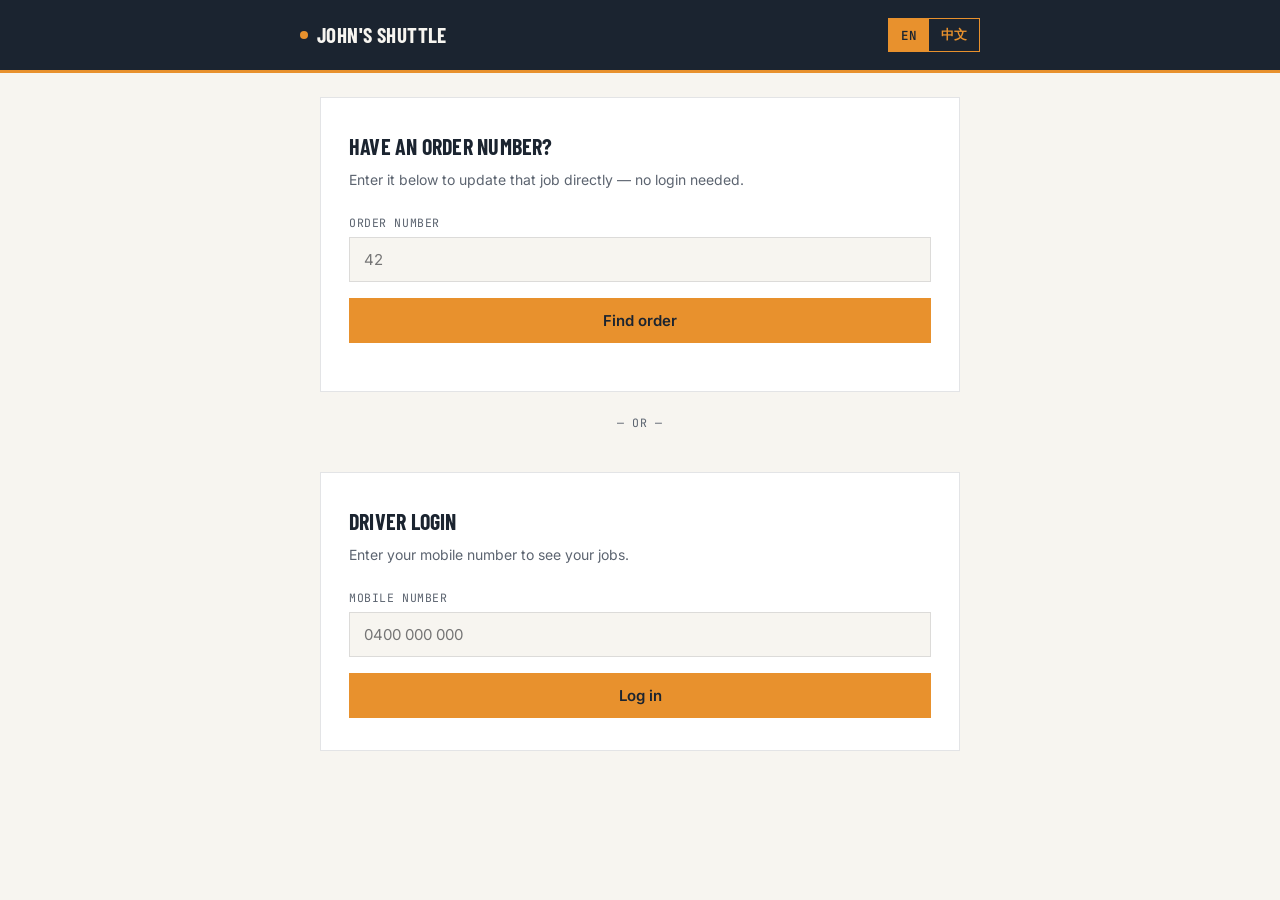
<file: driver.html>
<!DOCTYPE html>
<html lang="en">
<head>
<meta charset="UTF-8">
<meta name="viewport" content="width=device-width, initial-scale=1.0">
<title>John's Shuttle — Driver</title>

<link rel="manifest" href="manifest.json">
<meta name="theme-color" content="#1B2430">
<meta name="mobile-web-app-capable" content="yes">
<meta name="apple-mobile-web-app-capable" content="yes">
<meta name="apple-mobile-web-app-status-bar-style" content="black-translucent">
<meta name="apple-mobile-web-app-title" content="John's Shuttle">
<link rel="apple-touch-icon" href="icons/icon-180.png">
<link rel="icon" type="image/png" sizes="32x32" href="icons/favicon-32.png">

<link rel="preconnect" href="https://fonts.googleapis.com">
<link rel="preconnect" href="https://fonts.gstatic.com" crossorigin>
<link href="https://fonts.googleapis.com/css2?family=Barlow+Condensed:wght@500;600;700&family=Inter:wght@400;500;600;700&family=Noto+Sans+SC:wght@400;500;600;700&family=JetBrains+Mono:wght@400;500;600&display=swap" rel="stylesheet">

<style>
  :root{
    --asphalt:#1B2430;
    --asphalt-deep:#11161D;
    --amber:#E8912D;
    --amber-bright:#F5A845;
    --off-white:#F7F5F0;
    --slate:#5C6470;
    --line:rgba(27,36,48,0.12);
    --line-on-dark:rgba(247,245,240,0.12);
    --green:#2F7A4D;
    --red:#c0392b;
    --card-bg:#FFFFFF;
  }
  *{margin:0;padding:0;box-sizing:border-box;}
  html{scroll-behavior:smooth;}
  body{
    background:var(--off-white);
    color:var(--asphalt);
    font-family:'Inter',sans-serif;
    font-size:16px;
    line-height:1.5;
  }
  h1,h2,h3,.display{
    font-family:'Barlow Condensed',sans-serif;
    font-weight:700;
    letter-spacing:0.01em;
    color:var(--asphalt);
    text-transform:uppercase;
  }
  .mono{font-family:'JetBrains Mono',monospace;letter-spacing:0.02em;}

  html[data-lang="zh"] h1,
  html[data-lang="zh"] h2,
  html[data-lang="zh"] h3,
  html[data-lang="zh"] .display{
    font-family:'Noto Sans SC',sans-serif;
    text-transform:none;
    letter-spacing:0;
  }
  html[data-lang="zh"] body{font-family:'Noto Sans SC',sans-serif;}
  html[data-lang="zh"] label,
  html[data-lang="zh"] .eyebrow{text-transform:none;letter-spacing:0.02em;}

  a{color:inherit;text-decoration:none;}
  :focus-visible{outline:2px solid var(--amber);outline-offset:3px;}

  @media (prefers-reduced-motion: reduce){
    *{animation-duration:0.01ms !important; transition-duration:0.01ms !important; scroll-behavior:auto !important;}
  }

  .wrap{max-width:680px;margin:0 auto;padding:0 20px;}

  /* ---------- TOPBAR ---------- */
  .topbar{
    background:var(--asphalt);
    border-bottom:3px solid var(--amber);
    padding:18px 20px;
  }
  .topbar-inner{
    max-width:680px;margin:0 auto;
    display:flex;align-items:center;justify-content:space-between;flex-wrap:wrap;gap:10px;
  }
  .brand{
    display:flex;align-items:center;gap:9px;
    font-family:'Barlow Condensed',sans-serif;font-weight:700;font-size:21px;
    color:var(--off-white);text-transform:uppercase;letter-spacing:0.02em;
  }
  html[data-lang="zh"] .brand{font-family:'Noto Sans SC',sans-serif;text-transform:none;}
  .brand .dot{width:8px;height:8px;border-radius:50%;background:var(--amber);}
  .topbar-right{display:flex;align-items:center;gap:10px;}
  .lang-toggle{display:flex;border:1px solid var(--amber);}
  .lang-toggle button{
    background:transparent;border:none;color:var(--amber);
    font-family:'JetBrains Mono',monospace;font-size:12.5px;font-weight:600;
    padding:7px 12px;cursor:pointer;transition:all 0.2s ease;
  }
  .lang-toggle button.active{background:var(--amber);color:var(--asphalt);}
  .logout-btn{
    background:transparent;border:1px solid var(--line-on-dark);color:#9aa1ad;
    padding:7px 13px;font-size:12.5px;cursor:pointer;font-family:'Inter',sans-serif;
  }
  .logout-btn:hover{border-color:var(--amber);color:var(--amber);}

  main{padding:28px 0 60px;}

  /* ---------- LOGIN ---------- */
  .login-card{
    background:var(--card-bg);border:1px solid var(--line);
    padding:32px 28px;margin-top:40px;
  }
  .login-card h2{font-size:22px;margin-bottom:6px;}
  .login-card p.sub{
    font-family:'Inter',sans-serif;text-transform:none;font-weight:400;
    color:var(--slate);font-size:14px;margin-bottom:24px;
  }
  .field{margin-bottom:16px;}
  .field label{
    display:block;font-family:'JetBrains Mono',monospace;font-size:11.5px;
    text-transform:uppercase;letter-spacing:0.05em;color:var(--slate);margin-bottom:6px;
  }
  html[data-lang="zh"] .field label{text-transform:none;font-family:'Inter',sans-serif;}
  .field input{
    width:100%;padding:12px 14px;border:1px solid var(--line);
    font-family:'Inter',sans-serif;font-size:15px;background:var(--off-white);color:var(--asphalt);
  }
  .field input:focus{outline:2px solid var(--amber);outline-offset:1px;border-color:var(--amber);}
  .btn{
    display:inline-flex;align-items:center;justify-content:center;gap:8px;
    padding:13px 22px;border:none;font-family:'Inter',sans-serif;font-size:15px;font-weight:600;
    cursor:pointer;transition:opacity 0.15s ease;
  }
  .btn:active{opacity:0.8;}
  .btn-amber{background:var(--amber);color:var(--asphalt);}
  .btn-amber:hover{background:var(--amber-bright);}
  .btn-full{width:100%;}
  .btn-outline{background:transparent;border:1px solid var(--line);color:var(--asphalt);}
  .btn-outline:hover{background:#f5f2ea;}
  .btn[disabled]{opacity:0.5;cursor:not-allowed;}

  .form-status{
    margin-top:14px;padding:10px 12px;font-size:13.5px;display:none;
  }
  .form-status.error{background:rgba(192,57,43,0.1);color:var(--red);display:block;}
  .form-status.success{background:rgba(47,122,77,0.12);color:var(--green);display:block;}

  /* ---------- DRIVER NAME HEADER ---------- */
  .driver-greeting{
    margin-bottom:20px;
  }
  .driver-greeting h1{font-size:24px;margin-bottom:4px;}
  .driver-greeting p{
    font-family:'Inter',sans-serif;text-transform:none;font-weight:400;
    color:var(--slate);font-size:14px;
  }

  /* ---------- JOB CARD ---------- */
  .job-card{
    background:var(--card-bg);border:1px solid var(--line);
    margin-bottom:16px;overflow:hidden;
  }
  .job-card-head{
    background:var(--asphalt);color:var(--off-white);
    padding:14px 18px;display:flex;justify-content:space-between;align-items:center;gap:10px;flex-wrap:wrap;
  }
  .job-id{font-family:'JetBrains Mono',monospace;font-size:12px;color:#9aa1ad;}
  .status-badge{
    display:inline-block;padding:4px 10px;font-size:11px;font-weight:600;
    text-transform:uppercase;letter-spacing:0.03em;font-family:'Inter',sans-serif;
  }
  .status-new{background:#fff4e6;color:#8a5a14;}
  .status-confirmed{background:rgba(47,122,77,0.15);color:#4FAE76;}
  .status-enroute{background:rgba(232,145,45,0.18);color:var(--amber-bright);}
  .status-completed{background:rgba(247,245,240,0.12);color:#9aa1ad;}
  .status-cancelled{background:rgba(192,57,43,0.2);color:#e07568;}

  .job-card-body{padding:18px;}
  .route-row{display:flex;gap:0;margin-bottom:16px;}
  .route-point{display:flex;flex-direction:column;gap:4px;flex-shrink:1;min-width:0;}
  .route-point .dot{
    width:13px;height:13px;border-radius:50%;
    border:2px solid var(--amber);background:#fff;flex-shrink:0;
  }
  .route-point.filled .dot{background:var(--amber);}
  .route-label{
    font-family:'JetBrains Mono',monospace;font-size:10.5px;letter-spacing:0.05em;
    text-transform:uppercase;color:var(--slate);
  }
  .route-value{
    font-family:'Inter',sans-serif;font-size:14.5px;color:var(--asphalt);font-weight:500;
    max-width:100%;overflow-wrap:break-word;word-break:break-word;
  }
  .route-track{
    flex:0 0 auto;width:28px;height:2px;
    background-image:linear-gradient(to right, var(--amber) 0%, var(--amber) 50%, transparent 50%);
    background-size:12px 2px;background-repeat:repeat-x;
    margin:0 10px;position:relative;top:-13px;opacity:0.5;
  }
  @media (max-width:420px){
    .route-row{flex-direction:column;gap:14px;}
    .route-track{display:none;}
    .route-point{max-width:100%;}
  }

  .meta-grid{
    display:grid;grid-template-columns:repeat(auto-fit,minmax(120px,1fr));gap:12px;
    padding:14px 0;border-top:1px solid var(--line);margin-top:4px;
  }
  .meta-item .k{
    font-family:'JetBrains Mono',monospace;font-size:10px;text-transform:uppercase;
    letter-spacing:0.05em;color:var(--slate);margin-bottom:3px;
  }
  .meta-item .v{font-size:14px;color:var(--asphalt);}

  .job-actions{display:flex;gap:10px;margin-top:14px;flex-wrap:wrap;}
  .job-actions .btn{flex:1;min-width:140px;}
  @media (max-width:380px){
    .job-actions{flex-direction:column;}
    .job-actions .btn{min-width:0;width:100%;}
  }

  .timeline{
    display:flex;align-items:center;margin:16px 0 4px;padding:0 4px;
  }
  .timeline-step{flex:1;text-align:center;position:relative;}
  .timeline-step .dot{
    width:12px;height:12px;border-radius:50%;background:#e4e1d8;
    margin:0 auto 6px;position:relative;z-index:2;
  }
  .timeline-step.done .dot{background:var(--amber);}
  .timeline-step .lbl{font-size:10px;text-transform:uppercase;letter-spacing:0.04em;color:var(--slate);font-family:'JetBrains Mono',monospace;}
  .timeline-step.done .lbl{color:var(--asphalt);font-weight:600;}
  .timeline-line{position:absolute;top:6px;left:0;right:0;height:2px;background:#e4e1d8;z-index:1;}
  .timeline-line-fill{height:100%;background:var(--amber);transition:width 0.3s ease;}
  .timeline{position:relative;}

  .timestamp-note{
    font-size:12px;color:var(--slate);margin-top:8px;font-family:'JetBrains Mono',monospace;
  }

  .empty-state{
    text-align:center;padding:60px 20px;color:var(--slate);
  }
  .empty-state .icon{font-size:32px;margin-bottom:10px;}
  .empty-state p{font-family:'Inter',sans-serif;text-transform:none;font-size:14px;}

  .loading-state{text-align:center;padding:50px 20px;color:var(--slate);font-size:14px;}

  .filter-tabs{display:flex;gap:8px;margin-bottom:18px;flex-wrap:wrap;}
  .filter-tabs button{
    background:transparent;border:1px solid var(--line);color:var(--slate);
    padding:8px 14px;font-size:13px;cursor:pointer;font-family:'Inter',sans-serif;
  }
  .filter-tabs button.active{background:var(--asphalt);color:var(--off-white);border-color:var(--asphalt);}
</style>
</head>
<body>

<header class="topbar">
  <div class="topbar-inner">
    <div class="brand"><span class="dot"></span><span data-i18n="brand">John's Shuttle</span></div>
    <div class="topbar-right">
      <div class="lang-toggle">
        <button id="langEn" class="active">EN</button>
        <button id="langZh">中文</button>
      </div>
      <button class="logout-btn" id="logoutBtn" style="display:none;" data-i18n="logout">Log out</button>
    </div>
  </div>
</header>

<main class="wrap">

  <!-- ===== ORDER ID LOOKUP (no login needed) ===== -->
  <section id="lookupSection" class="login-card" style="margin-top:24px;">
    <h2 data-i18n="lookupTitle">Have an order number?</h2>
    <p class="sub" data-i18n="lookupSub">Enter it below to update that job directly — no login needed.</p>
    <form id="lookupForm">
      <div class="field">
        <label data-i18n="orderIdLabel">Order number</label>
        <input type="text" id="lookupOrderId" inputmode="numeric" placeholder="42" required>
      </div>
      <button type="submit" class="btn btn-amber btn-full" id="lookupBtn" data-i18n="lookupBtn">Find order</button>
      <div class="form-status" id="lookupStatus"></div>
    </form>
    <div id="lookupResult" style="margin-top:16px;"></div>
  </section>

  <div style="text-align:center; margin:22px 0; font-family:'JetBrains Mono',monospace; font-size:11.5px; color:var(--slate); text-transform:uppercase; letter-spacing:0.06em;" data-i18n="orDivider">— or —</div>

  <!-- ===== LOGIN VIEW ===== -->
  <section id="loginView" class="login-card">
    <h2 data-i18n="loginTitle">Driver login</h2>
    <p class="sub" data-i18n="loginSub">Enter your mobile number to see your jobs.</p>
    <form id="loginForm">
      <div class="field">
        <label data-i18n="phoneLabel">Mobile number</label>
        <input type="tel" id="loginPhone" autocomplete="tel" inputmode="tel" placeholder="0400 000 000" required>
      </div>
      <button type="submit" class="btn btn-amber btn-full" id="loginBtn" data-i18n="loginBtn">Log in</button>
      <div class="form-status" id="loginStatus"></div>
    </form>
  </section>

  <!-- ===== DRIVER JOBS VIEW ===== -->
  <section id="jobsView" style="display:none;">
    <div class="driver-greeting">
      <h1 id="driverGreetingName">—</h1>
      <p data-i18n="greetingSub">Tap through your jobs as you go. Times are recorded automatically.</p>
    </div>

    <div class="filter-tabs" id="filterTabs">
      <button data-filter="active" class="active" data-i18n="filterActive">Active</button>
      <button data-filter="all" data-i18n="filterAll">All</button>
    </div>

    <div id="jobsList">
      <div class="loading-state" data-i18n="loadingJobs">Loading your jobs…</div>
    </div>
  </section>

</main>

<script type="module">
import { createClient } from "https://esm.sh/@supabase/supabase-js@2";

const sb = createClient(
  "https://fcsulkjgynoyebmplpms.supabase.co",
  "eyJhbGciOiJIUzI1NiIsInR5cCI6IkpXVCJ9.eyJpc3MiOiJzdXBhYmFzZSIsInJlZiI6ImZjc3Vsa2pneW5veWVibXBscG1zIiwicm9sZSI6ImFub24iLCJpYXQiOjE3ODIwNjczMTcsImV4cCI6MjA5NzY0MzMxN30.91Qw2w_ES9dKaeO37o8J29sh97Nzus1ZBth8fpnOTXI"
);

/* ---------- i18n ---------- */
const I18N = {
  en: {
    brand: "John's Shuttle", logout: "Log out",
    loginTitle: "Driver login", loginSub: "Enter your mobile number to see your jobs.",
    phoneLabel: "Mobile number", loginBtn: "Log in",
    loginError: "Number not recognised — check it matches what John has for you.",
    loginNotFound: "No driver found with that number.",
    greetingSub: "Tap through your jobs as you go. Times are recorded automatically.",
    filterActive: "Active", filterAll: "All",
    loadingJobs: "Loading your jobs…",
    noJobsActive: "No active jobs right now.", noJobsAll: "No jobs assigned to you yet.",
    pickupLbl: "Pickup", dropoffLbl: "Drop-off",
    dateLbl: "Date", timeLbl: "Time", paxLbl: "Passengers", flightLbl: "Flight",
    depart: "I've departed", arrive: "Mark arrived",
    departedAt: "Departed", arrivedAt: "Arrived",
    callCustomer: "Call customer",
    statusNew: "New", statusConfirmed: "Confirmed", statusEnroute: "En route",
    statusCompleted: "Completed", statusCancelled: "Cancelled",
    stepAssigned: "Assigned", stepDeparted: "Departed", stepArrived: "Arrived",
    greetingHi: "Hi,",
    lookupTitle: "Have an order number?", lookupSub: "Enter it below to update that job directly — no login needed.",
    orderIdLabel: "Order number", lookupBtn: "Find order", orDivider: "— or —",
    lookupNotFound: "Couldn't find an order with that number.",
    lookupGenericError: "Something went wrong — try again.",
    alreadyDeparted: "Already marked as departed — this order can't depart again.",
    notYetDeparted: "Mark departed first before marking arrived.",
    alreadyArrived: "This job is already marked complete.",
  },
  zh: {
    brand: "浩一行", logout: "退出登录",
    loginTitle: "司机登录", loginSub: "输入您的手机号码查看任务。",
    phoneLabel: "手机号码", loginBtn: "登录",
    loginError: "未找到该手机号，请确认与 John 登记的号码一致。",
    loginNotFound: "未找到该手机号对应的司机。",
    greetingSub: "按流程点击即可，时间将自动记录。",
    filterActive: "进行中", filterAll: "全部",
    loadingJobs: "正在加载您的任务…",
    noJobsActive: "暂无进行中的任务。", noJobsAll: "暂无分配给您的任务。",
    pickupLbl: "出发地", dropoffLbl: "目的地",
    dateLbl: "日期", timeLbl: "时间", paxLbl: "乘客", flightLbl: "航班",
    depart: "已出发", arrive: "标记抵达",
    departedAt: "出发时间", arrivedAt: "抵达时间",
    callCustomer: "联系客户",
    statusNew: "新订单", statusConfirmed: "已确认", statusEnroute: "已出发",
    statusCompleted: "已完成", statusCancelled: "已取消",
    stepAssigned: "已分配", stepDeparted: "出发", stepArrived: "抵达",
    greetingHi: "你好，",
    lookupTitle: "有订单号吗？", lookupSub: "输入订单号即可直接更新该订单状态，无需登录。",
    orderIdLabel: "订单号", lookupBtn: "查询订单", orDivider: "— 或 —",
    lookupNotFound: "未找到该订单号。",
    lookupGenericError: "出现错误，请重试。",
    alreadyDeparted: "该订单已标记为出发，无法重复操作。",
    notYetDeparted: "请先标记出发，再标记抵达。",
    alreadyArrived: "该订单已标记完成。",
  }
};
let currentLang = 'en';

function applyLang(lang){
  currentLang = lang;
  document.documentElement.setAttribute('lang', lang);
  document.documentElement.setAttribute('data-lang', lang);
  const dict = I18N[lang];
  document.querySelectorAll('[data-i18n]').forEach(el => {
    const key = el.getAttribute('data-i18n');
    if(dict[key] !== undefined) el.textContent = dict[key];
  });
  document.getElementById('langEn').classList.toggle('active', lang === 'en');
  document.getElementById('langZh').classList.toggle('active', lang === 'zh');
  if(currentDriver) renderJobs();
}
document.getElementById('langEn').addEventListener('click', () => applyLang('en'));
document.getElementById('langZh').addEventListener('click', () => applyLang('zh'));
if(navigator.language && navigator.language.toLowerCase().startsWith('zh')) applyLang('zh');

/* ---------- state ---------- */
let currentDriver = null; // { id, name, phone }
let myBookings = [];
let currentFilter = 'active';

const loginView = document.getElementById('loginView');
const jobsView = document.getElementById('jobsView');
const logoutBtn = document.getElementById('logoutBtn');

function escapeHtml(str){
  if(str === null || str === undefined) return '';
  const div = document.createElement('div');
  div.textContent = str;
  return div.innerHTML;
}

function fmtTime(iso){
  if(!iso) return null;
  try{
    return new Date(iso).toLocaleString(currentLang==='zh' ? 'zh-CN' : 'en-AU', {month:'short', day:'numeric', hour:'2-digit', minute:'2-digit'});
  }catch(e){ return iso; }
}

/* ---------- auth: phone-number lookup, no Supabase Auth needed ---------- */

// Normalise phone: strip spaces, dashes, brackets for consistent matching
function normalisePhone(raw){
  return raw.replace(/[\s\-().+]/g, '');
}

function showDriverView(driver){
  currentDriver = driver;
  sessionStorage.setItem('driverProfile', JSON.stringify(driver));
  loginView.style.display = 'none';
  jobsView.style.display = 'block';
  logoutBtn.style.display = 'inline-block';
  document.getElementById('driverGreetingName').textContent =
    `${I18N[currentLang].greetingHi} ${currentDriver.name}`;
  loadJobs();
}

function showLoginError(msg){
  const el = document.getElementById('loginStatus');
  el.textContent = msg;
  el.className = 'form-status error';
}

// Restore session from sessionStorage on page load (survives refresh,
// cleared when tab/browser closes -- reasonable for a driver-facing page)
function checkExistingSession(){
  const stored = sessionStorage.getItem('driverProfile');
  if(stored){
    try{
      showDriverView(JSON.parse(stored));
    }catch(e){
      sessionStorage.removeItem('driverProfile');
    }
  }
}

document.getElementById('loginForm').addEventListener('submit', async (e) => {
  e.preventDefault();
  const raw = document.getElementById('loginPhone').value.trim();
  const normInput = normalisePhone(raw);
  const btn = document.getElementById('loginBtn');
  btn.disabled = true;

  // Fetch all active drivers and match by normalised phone client-side.
  // This avoids needing a Postgres function just for normalisation, and
  // the drivers list is small (a few rows), so fetching all is fine.
  const { data, error } = await sb
    .from('drivers')
    .select('*')
    .eq('active', true);

  btn.disabled = false;

  if(error){
    showLoginError(I18N[currentLang].loginError);
    return;
  }

  const match = (data || []).find(d => normalisePhone(d.phone || '') === normInput);
  if(!match){
    showLoginError(I18N[currentLang].loginError);
    return;
  }

  document.getElementById('loginStatus').className = 'form-status';
  showDriverView(match);
});

logoutBtn.addEventListener('click', () => {
  currentDriver = null;
  myBookings = [];
  sessionStorage.removeItem('driverProfile');
  jobsView.style.display = 'none';
  loginView.style.display = 'block';
  logoutBtn.style.display = 'none';
  document.getElementById('loginPhone').value = '';
});

/* ---------- jobs ---------- */
async function loadJobs(){
  document.getElementById('jobsList').innerHTML =
    `<div class="loading-state">${I18N[currentLang].loadingJobs}</div>`;

  const { data, error } = await sb
    .rpc('get_jobs_for_driver', { p_driver_id: currentDriver.id });

  if(error){
    document.getElementById('jobsList').innerHTML =
      `<div class="empty-state"><div class="icon">⚠️</div><p>${escapeHtml(error.message)}</p></div>`;
    return;
  }
  myBookings = data || [];
  renderJobs();
}

document.getElementById('filterTabs').addEventListener('click', (e) => {
  if(e.target.tagName !== 'BUTTON') return;
  currentFilter = e.target.getAttribute('data-filter');
  document.querySelectorAll('#filterTabs button').forEach(b => b.classList.remove('active'));
  e.target.classList.add('active');
  renderJobs();
});

function renderJobs(){
  const dict = I18N[currentLang];
  const list = document.getElementById('jobsList');

  let jobs = myBookings;
  if(currentFilter === 'active'){
    jobs = jobs.filter(b => !['completed','cancelled'].includes(b.status));
  }

  if(jobs.length === 0){
    const msg = currentFilter === 'active' ? dict.noJobsActive : dict.noJobsAll;
    list.innerHTML = `<div class="empty-state"><div class="icon">📭</div><p>${msg}</p></div>`;
    return;
  }

  list.innerHTML = jobs.map(b => renderJobCard(b, dict)).join('');

  list.querySelectorAll('.depart-btn').forEach(btn => {
    btn.addEventListener('click', () => handleDepart(btn.getAttribute('data-id')));
  });
  list.querySelectorAll('.arrive-btn').forEach(btn => {
    btn.addEventListener('click', () => handleArrive(btn.getAttribute('data-id')));
  });
}

const STATUS_LABEL_KEY = {
  new: 'statusNew', confirmed: 'statusConfirmed', enroute: 'statusEnroute',
  completed: 'statusCompleted', cancelled: 'statusCancelled'
};
const STATUS_CLASS = {
  new: 'status-new', confirmed: 'status-confirmed', enroute: 'status-enroute',
  completed: 'status-completed', cancelled: 'status-cancelled'
};

function renderJobCard(b, dict){
  const status = b.departed_at && !b.arrived_at ? 'enroute' : (b.status || 'new');
  const statusCls = STATUS_CLASS[status] || 'status-new';
  const statusLbl = dict[STATUS_LABEL_KEY[status]] || status;

  const stepDone = { assigned: true, departed: !!b.departed_at, arrived: !!b.arrived_at };
  const fillPct = stepDone.arrived ? 100 : (stepDone.departed ? 50 : 0);

  const canDepart = !b.departed_at && status !== 'cancelled';
  const canArrive = b.departed_at && !b.arrived_at && status !== 'cancelled';

  return `
    <div class="job-card">
      <div class="job-card-head">
        <span class="job-id">#${escapeHtml(String(b.id))}</span>
        <span class="status-badge ${statusCls}">${escapeHtml(statusLbl)}</span>
      </div>
      <div class="job-card-body">
        <div class="route-row">
          <div class="route-point filled">
            <span class="route-label">${dict.pickupLbl}</span>
            <span class="route-value">${escapeHtml(b.pickup || '—')}</span>
          </div>
          <div class="route-track"></div>
          <div class="route-point ${b.dropoff ? 'filled' : ''}">
            <span class="route-label">${dict.dropoffLbl}</span>
            <span class="route-value">${escapeHtml(b.dropoff || '—')}</span>
          </div>
        </div>

        <div class="meta-grid">
          <div class="meta-item"><div class="k">${dict.dateLbl}</div><div class="v">${escapeHtml(b.date || '—')}</div></div>
          <div class="meta-item"><div class="k">${dict.timeLbl}</div><div class="v">${escapeHtml(b.time || '—')}</div></div>
          ${b.passengers ? `<div class="meta-item"><div class="k">${dict.paxLbl}</div><div class="v">${escapeHtml(b.passengers)}</div></div>` : ''}
          ${b.flight ? `<div class="meta-item"><div class="k">${dict.flightLbl}</div><div class="v">${escapeHtml(b.flight)}</div></div>` : ''}
        </div>

        <div class="timeline">
          <div class="timeline-line" style="left:16.5%;right:16.5%;width:67%;">
            <div class="timeline-line-fill" style="width:${fillPct}%;"></div>
          </div>
          <div class="timeline-step done"><div class="dot"></div><div class="lbl">${dict.stepAssigned}</div></div>
          <div class="timeline-step ${stepDone.departed ? 'done':''}"><div class="dot"></div><div class="lbl">${dict.stepDeparted}</div></div>
          <div class="timeline-step ${stepDone.arrived ? 'done':''}"><div class="dot"></div><div class="lbl">${dict.stepArrived}</div></div>
        </div>

        ${b.departed_at ? `<div class="timestamp-note">${dict.departedAt}: ${fmtTime(b.departed_at)}</div>` : ''}
        ${b.arrived_at ? `<div class="timestamp-note">${dict.arrivedAt}: ${fmtTime(b.arrived_at)}</div>` : ''}

        <div class="job-actions">
          ${b.phone ? `<a class="btn btn-outline" href="tel:${escapeHtml(b.phone)}">${dict.callCustomer}</a>` : ''}
          ${canDepart ? `<button class="btn btn-amber depart-btn" data-id="${b.id}">${dict.depart}</button>` : ''}
          ${canArrive ? `<button class="btn btn-amber arrive-btn" data-id="${b.id}">${dict.arrive}</button>` : ''}
        </div>
      </div>
    </div>
  `;
}

async function handleDepart(id){
  const { error } = await sb.from('bookings')
    .update({ departed_at: new Date().toISOString(), status: 'enroute' })
    .eq('id', id);
  if(error){ alert(error.message); return; }
  await loadJobs();
}

async function handleArrive(id){
  const { error } = await sb.from('bookings')
    .update({ arrived_at: new Date().toISOString(), status: 'completed' })
    .eq('id', id);
  if(error){ alert(error.message); return; }
  await loadJobs();
}

/* ---------- order ID lookup (no login required) ---------- */
// Uses the get_booking_by_id / mark_booking_departed / mark_booking_arrived
// RPC functions (see migration.sql) instead of direct table access, so this
// path can never read or affect any booking other than the one looked up.

function showLookupStatus(type, msg){
  const el = document.getElementById('lookupStatus');
  el.textContent = msg;
  el.className = `form-status ${type}`;
}

function clearLookupStatus(){
  const el = document.getElementById('lookupStatus');
  el.textContent = '';
  el.className = 'form-status';
}

async function fetchAndRenderLookup(orderId){
  const dict = I18N[currentLang];
  const { data, error } = await sb.rpc('get_booking_by_id', { p_id: orderId });

  if(error){
    showLookupStatus('error', dict.lookupGenericError);
    document.getElementById('lookupResult').innerHTML = '';
    return;
  }
  if(!data || data.length === 0){
    showLookupStatus('error', dict.lookupNotFound);
    document.getElementById('lookupResult').innerHTML = '';
    return;
  }

  clearLookupStatus();
  const booking = data[0];
  document.getElementById('lookupResult').innerHTML = renderJobCard(booking, dict);

  const result = document.getElementById('lookupResult');
  const departBtn = result.querySelector('.depart-btn');
  const arriveBtn = result.querySelector('.arrive-btn');
  if(departBtn) departBtn.addEventListener('click', () => handleLookupDepart(orderId));
  if(arriveBtn) arriveBtn.addEventListener('click', () => handleLookupArrive(orderId));
}

async function handleLookupDepart(orderId){
  const dict = I18N[currentLang];
  const { error } = await sb.rpc('mark_booking_departed', { p_id: orderId });
  if(error){
    showLookupStatus('error', dict.lookupGenericError);
    return;
  }
  await fetchAndRenderLookup(orderId);
}

async function handleLookupArrive(orderId){
  const dict = I18N[currentLang];
  const { error } = await sb.rpc('mark_booking_arrived', { p_id: orderId });
  if(error){
    showLookupStatus('error', dict.lookupGenericError);
    return;
  }
  await fetchAndRenderLookup(orderId);
}

async function runLookup(rawId){
  const raw = String(rawId).trim();
  if(!raw){
    showLookupStatus('error', I18N[currentLang].lookupNotFound);
    return;
  }
  const orderId = raw; // UUID — pass as string directly
  const btn = document.getElementById('lookupBtn');
  btn.disabled = true;
  await fetchAndRenderLookup(orderId);
  btn.disabled = false;
}

document.getElementById('lookupForm').addEventListener('submit', async (e) => {
  e.preventDefault();
  await runLookup(document.getElementById('lookupOrderId').value);
});

/* ---------- auto-lookup from URL (?id=42 or ?lang=zh&id=42) ---------- */
function initFromUrl(){
  const params = new URLSearchParams(window.location.search);
  const urlLang = params.get('lang');
  if(urlLang === 'zh' || urlLang === 'en'){
    applyLang(urlLang);
  } else if(navigator.language && navigator.language.toLowerCase().startsWith('zh')){
    applyLang('zh');
  }

  const urlId = params.get('id');
  if(urlId){
    document.getElementById('lookupOrderId').value = urlId;
    document.getElementById('lookupSection').scrollIntoView({behavior:'auto', block:'start'});
    runLookup(urlId);
  }
}

/* ---------- init ---------- */
checkExistingSession();
initFromUrl();
</script>

</body>
</html>
</file>
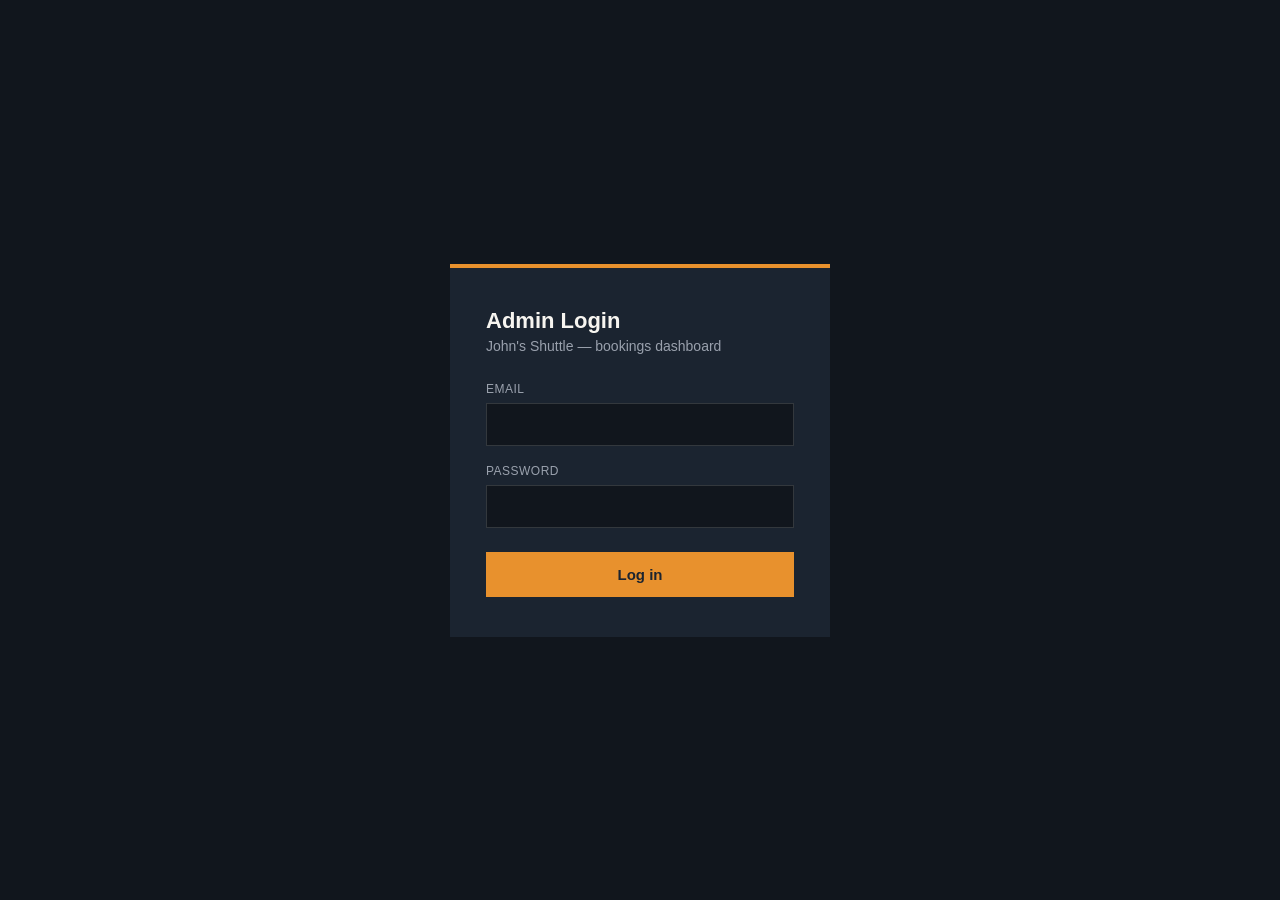
<file: login.html>
<!DOCTYPE html>
<html lang="en">
<head>
<meta charset="UTF-8">
<meta name="viewport" content="width=device-width, initial-scale=1.0">
<title>Admin Login — John's Shuttle</title>
  <!-- PWA -->
  <link rel="manifest" href="manifest.json">
  <meta name="theme-color" content="#11161D">
  <meta name="apple-mobile-web-app-capable" content="yes">
  <meta name="apple-mobile-web-app-title" content="John's Shuttle">
  <link rel="apple-touch-icon" href="icons/icon-180.png">
  <link rel="icon" type="image/png" sizes="32x32" href="icons/favicon-32.png">
<style>
  :root{
    --asphalt:#1B2430;
    --asphalt-deep:#11161D;
    --amber:#E8912D;
    --amber-bright:#F5A845;
    --off-white:#F7F5F0;
    --slate:#5C6470;
  }
  *{margin:0;padding:0;box-sizing:border-box;}
  body{
    background:var(--asphalt-deep);
    color:var(--off-white);
    font-family:'Inter',-apple-system,sans-serif;
    min-height:100vh;
    display:flex;align-items:center;justify-content:center;
    padding:20px;
  }
  .login-card{
    background:var(--asphalt);
    border-top:4px solid var(--amber);
    padding:40px 36px;
    max-width:380px;width:100%;
  }
  h1{font-size:22px;font-weight:600;margin-bottom:4px;color:var(--off-white);}
  p.sub{font-size:14px;color:#9aa1ad;margin-bottom:28px;}
  label{
    display:block;font-size:12px;letter-spacing:0.04em;text-transform:uppercase;
    color:#9aa1ad;margin-bottom:7px;
  }
  .field{margin-bottom:18px;}
  input{
    width:100%;padding:12px 14px;background:var(--asphalt-deep);
    border:1px solid rgba(247,245,240,0.15);color:var(--off-white);
    font-size:15px;
  }
  input:focus{outline:none;border-color:var(--amber);}
  button{
    width:100%;padding:14px;background:var(--amber);color:var(--asphalt);
    border:none;font-size:15px;font-weight:600;cursor:pointer;margin-top:6px;
    transition:background 0.2s ease;
  }
  button:hover{background:var(--amber-bright);}
  button:disabled{opacity:0.6;cursor:not-allowed;}
  .error-msg{
    margin-top:16px;padding:12px 14px;font-size:13.5px;
    background:rgba(192,57,43,0.12);border-left:3px solid #c0392b;color:#f0a89e;
    display:none;
  }
</style>
</head>
<body>
 
<div class="login-card">
  <h1>Admin Login</h1>
  <p class="sub">John's Shuttle — bookings dashboard</p>
 
  <form id="loginForm">
    <div class="field">
      <label for="email">Email</label>
      <input type="email" id="email" required autocomplete="username">
    </div>
    <div class="field">
      <label for="password">Password</label>
      <input type="password" id="password" required autocomplete="current-password">
    </div>
    <button type="submit" id="loginBtn">Log in</button>
    <div class="error-msg" id="errorMsg"></div>
  </form>
</div>
 
<script type="module">
  import { createClient } from "https://esm.sh/@supabase/supabase-js@2";
  const sb = createClient(
    "https://fcsulkjgynoyebmplpms.supabase.co",
    "eyJhbGciOiJIUzI1NiIsInR5cCI6IkpXVCJ9.eyJpc3MiOiJzdXBhYmFzZSIsInJlZiI6ImZjc3Vsa2pneW5veWVibXBscG1zIiwicm9sZSI6ImFub24iLCJpYXQiOjE3ODIwNjczMTcsImV4cCI6MjA5NzY0MzMxN30.91Qw2w_ES9dKaeO37o8J29sh97Nzus1ZBth8fpnOTXI"
  );
 
  // If already logged in, skip straight to the dashboard
  sb.auth.getSession().then(({ data }) => {
    if(data.session){
      window.location.href = 'admin.html';
    }
  });
 
  const form = document.getElementById('loginForm');
  const errorMsg = document.getElementById('errorMsg');
  const loginBtn = document.getElementById('loginBtn');
 
  form.addEventListener('submit', async (e) => {
    e.preventDefault();
    errorMsg.style.display = 'none';
    loginBtn.disabled = true;
    loginBtn.textContent = 'Logging in...';
 
    const email = document.getElementById('email').value.trim();
    const password = document.getElementById('password').value;
 
    const { error } = await sb.auth.signInWithPassword({ email, password });
 
    loginBtn.disabled = false;
    loginBtn.textContent = 'Log in';
 
    if(error){
      errorMsg.textContent = 'Incorrect email or password.';
      errorMsg.style.display = 'block';
      return;
    }
 
    window.location.href = 'admin.html';
  });
</script>
 
</body>
</html>
</file>
